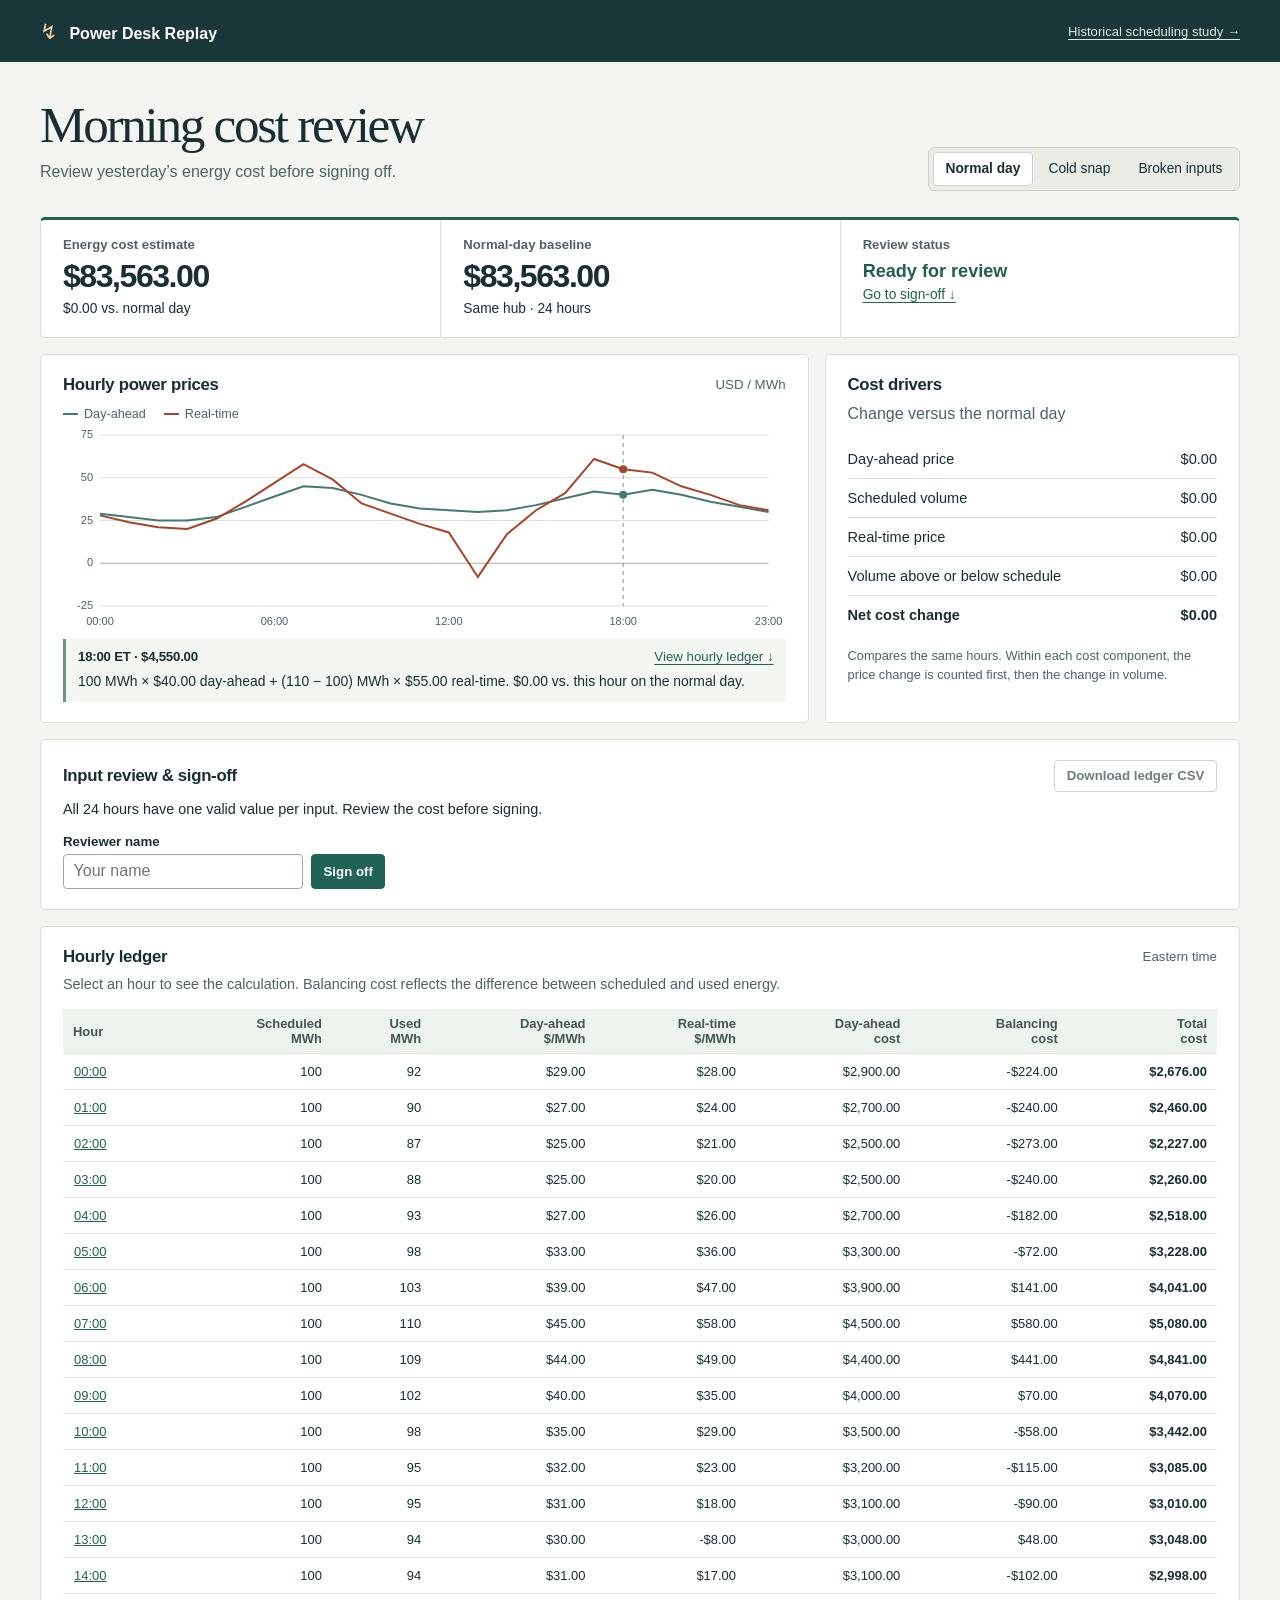
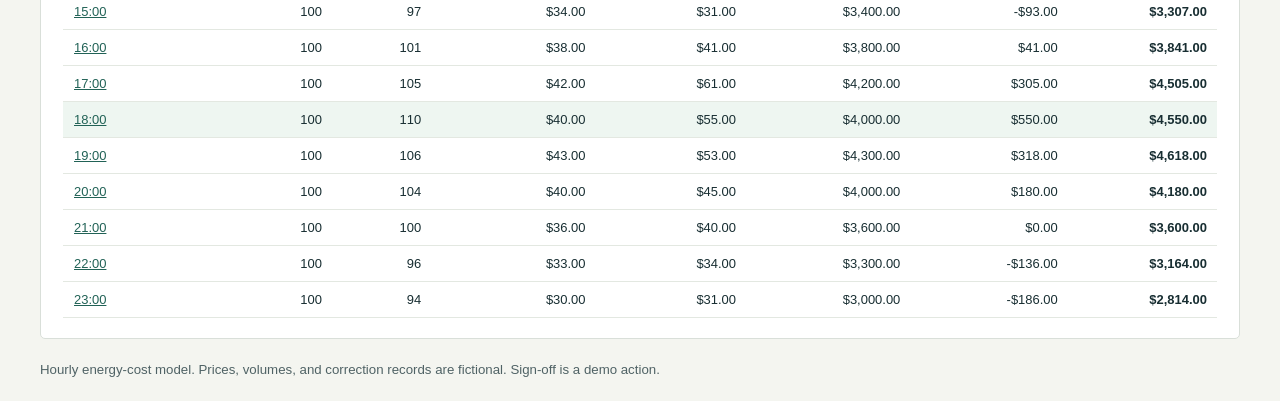
<file: index.html>
<!doctype html>
<html lang="en">
<head>
  <meta charset="utf-8">
  <meta name="viewport" content="width=device-width, initial-scale=1">
  <title>Power Desk Replay</title>
  <link rel="stylesheet" href="styles.css">
  <script defer src="model.js"></script>
  <script defer src="scenarios.js"></script>
  <script defer src="app.js"></script>
</head>
<body>
  <header class="masthead">
    <div class="wrap masthead-inner">
      <div><span class="mark" aria-hidden="true">↯</span> Power Desk Replay</div>
      <a class="market" href="study.html">Historical scheduling study →</a>
    </div>
  </header>
  <main class="wrap">
    <div class="page-heading">
      <div>
        <h1>Morning cost review</h1>
        <p>Review yesterday’s energy cost before signing off.</p>
      </div>
      <div class="scenarios" role="group" aria-label="Replay scenario">
        <button type="button" data-scenario="normal">Normal day</button>
        <button type="button" data-scenario="cold">Cold snap</button>
        <button type="button" data-scenario="broken">Broken inputs</button>
      </div>
    </div>
    <section class="overview" aria-label="Cost and review status">
      <div><h2>Energy cost estimate</h2><strong id="total"></strong><p id="variance"></p></div>
      <div><h2>Normal-day baseline</h2><strong id="baseline"></strong><p>Same hub · 24 hours</p></div>
      <div><h2>Review status</h2><p id="status" role="status"></p><a href="#review">Go to sign-off ↓</a></div>
    </section>
    <div class="analysis-grid">
      <section class="panel chart-panel">
        <div class="panel-title">
          <h2>Hourly power prices</h2>
          <span>USD / MWh</span>
        </div>
        <div class="legend"><span>Day-ahead</span><span>Real-time</span></div>
        <canvas id="price-chart" role="img" aria-label="Hourly day-ahead and real-time price chart. Prices are listed in the hourly ledger."></canvas>
        <div class="hour-review">
          <div class="panel-title"><h3 id="hour-title"></h3><a href="#ledger">View hourly ledger ↓</a></div>
          <p id="hour-detail"></p>
        </div>
      </section>
      <section class="panel drivers">
        <div class="panel-title"><h2>Cost drivers</h2></div>
        <p class="subtle">Change versus the normal day</p>
        <dl id="drivers"></dl>
        <p class="driver-foot" id="driver-note"></p>
      </section>
    </div>
    <section class="panel" id="review">
      <div class="panel-title"><h2>Input review &amp; sign-off</h2><button type="button" id="export" class="button outline" disabled>Download ledger CSV</button></div>
      <p id="review-summary"></p>
      <div id="issues"></div>
      <form id="sign-form">
        <label for="reviewer">Reviewer name</label>
        <div class="form-row"><input id="reviewer" required maxlength="60" autocomplete="off" placeholder="Your name"><button class="button primary" type="submit">Sign off</button></div>
      </form>
      <div id="review-log" hidden><h3>Review history</h3><ol id="events"></ol></div>
    </section>
    <section class="panel" id="ledger">
      <div class="panel-title"><h2>Hourly ledger</h2><span>Eastern time</span></div>
      <p class="subtle">Select an hour to see the calculation. Balancing cost reflects the difference between scheduled and used energy.</p>
      <div class="table-scroll" tabindex="0" role="region" aria-label="Scrollable hourly ledger">
        <table>
          <thead><tr><th scope="col">Hour</th><th scope="col">Scheduled<br>MWh</th><th scope="col">Used<br>MWh</th><th scope="col">Day-ahead<br>$/MWh</th><th scope="col">Real-time<br>$/MWh</th><th scope="col">Day-ahead<br>cost</th><th scope="col">Balancing<br>cost</th><th scope="col">Total<br>cost</th></tr></thead>
          <tbody id="hourly"></tbody>
        </table>
      </div>
    </section>
    <footer>Hourly energy-cost model. Prices, volumes, and correction records are fictional. Sign-off is a demo action.</footer>
  </main>
</body>
</html>
</file>
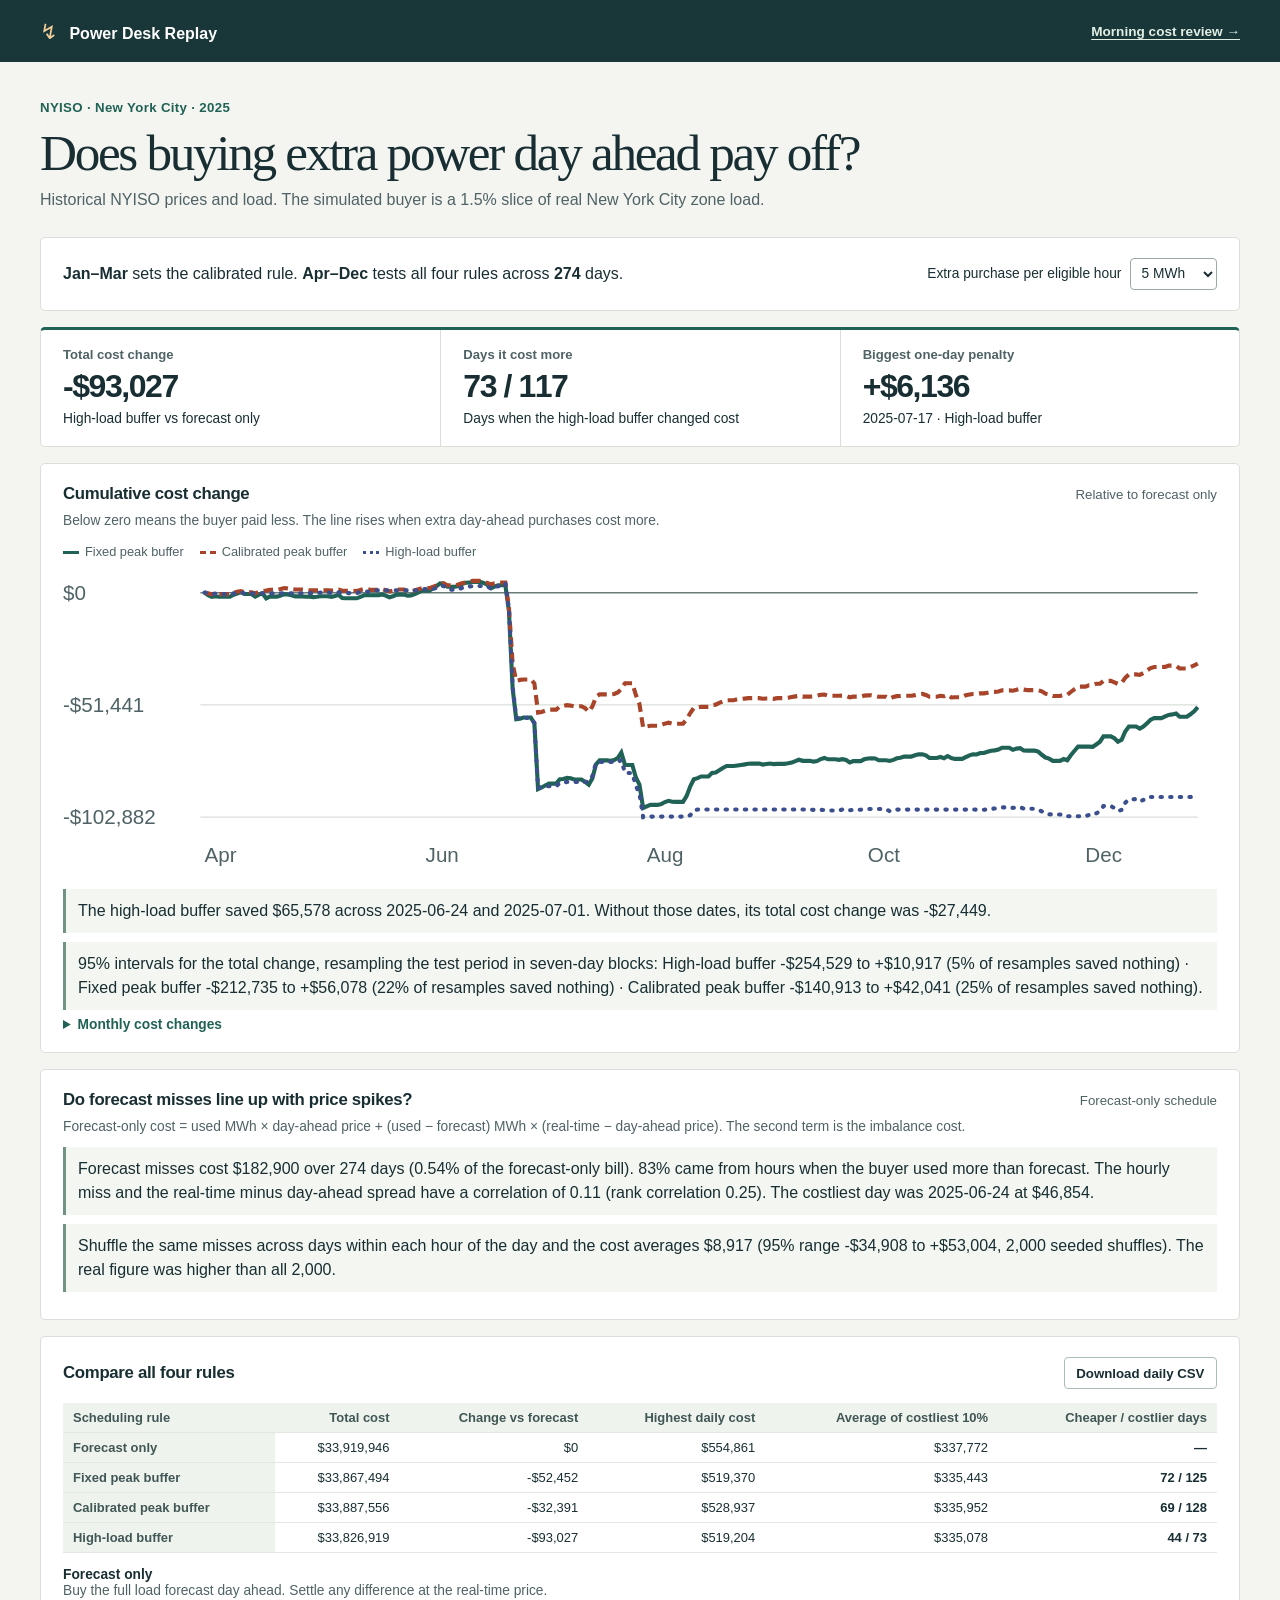
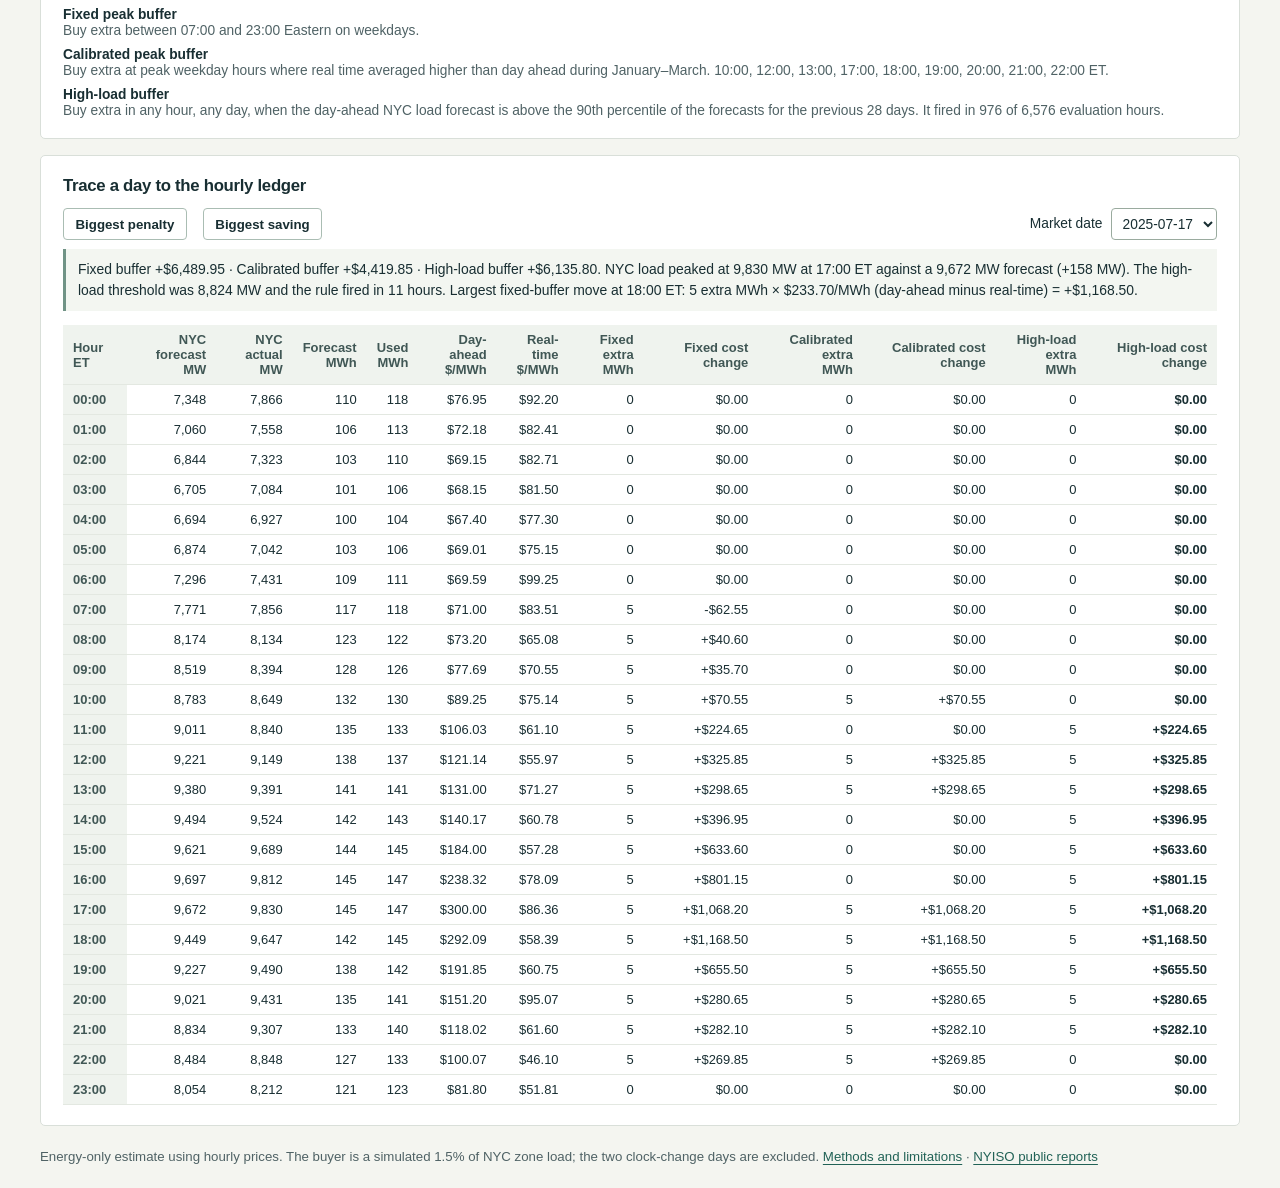
<file: study.html>
<!doctype html>
<html lang="en">
<head>
  <meta charset="utf-8">
  <meta name="viewport" content="width=device-width, initial-scale=1">
  <title>Day-ahead scheduling study | Power Desk Replay</title>
  <link rel="stylesheet" href="styles.css">
  <link rel="stylesheet" href="study.css">
  <script defer src="model.js"></script>
  <script defer src="study-model.js"></script>
  <script defer src="data/study-data.js"></script>
  <script defer src="study.js"></script>
</head>
<body class="study">
  <header class="masthead">
    <div class="wrap masthead-inner">
      <div><span class="mark" aria-hidden="true">↯</span> Power Desk Replay</div>
      <a href="index.html">Morning cost review →</a>
    </div>
  </header>
  <main class="wrap">
    <div class="page-heading">
      <div>
        <p class="market-label">NYISO · New York City · 2025</p>
        <h1>Does buying extra power day ahead pay off?</h1>
        <p>Historical NYISO prices and load. The simulated buyer is a 1.5% slice of real New York City zone load.</p>
      </div>
    </div>
    <section class="panel" id="data-needed">
      <h2>Prepare the historical data</h2>
      <p>Run <code>powershell -ExecutionPolicy Bypass -File download-study.ps1</code> with Node.js installed, then reload this page. The bundled data file is missing; the script downloads the official NYISO price, load and forecast archives and rebuilds it.</p>
      <p><a href="STUDY.md">Read the findings and methodology</a></p>
    </section>
    <div id="results" hidden>
      <section class="study-top panel" aria-label="Study controls">
        <p><strong>Jan–Mar</strong> sets the calibrated rule. <strong>Apr–Dec</strong> tests all four rules across <strong id="day-count"></strong> days.</p>
        <label>Extra purchase per eligible hour
          <select id="buffer"><option value="5">5 MWh</option><option value="10">10 MWh</option><option value="0">0 MWh</option></select>
        </label>
      </section>
      <section class="overview" aria-label="Fixed buffer results relative to forecast only" aria-live="polite">
        <div><h2>Total cost change</h2><strong id="net"></strong><p id="net-detail"></p></div>
        <div><h2>Days it cost more</h2><strong id="loss-days"></strong><p id="loss-detail"></p></div>
        <div><h2>Biggest one-day penalty</h2><strong id="penalty"></strong><p id="penalty-date"></p></div>
      </section>
      <section class="panel">
        <div class="panel-title"><h2>Cumulative cost change</h2><span>Relative to forecast only</span></div>
        <p class="subtle study-note">Below zero means the buyer paid less. The line rises when extra day-ahead purchases cost more.</p>
        <div class="study-legend"><span>Fixed peak buffer</span><span>Calibrated peak buffer</span><span>High-load buffer</span></div>
        <svg id="curve" viewBox="0 0 840 230" role="img" aria-label="Cumulative cost changes by rule. Monthly values are available below."></svg>
        <p class="hour-review" id="concentration"></p>
        <div id="uncertainty"></div>
        <details>
          <summary>Monthly cost changes</summary>
          <div class="table-scroll" tabindex="0" role="region" aria-label="Monthly cost changes">
            <table><thead><tr><th scope="col">Month</th><th scope="col">Fixed peak buffer</th><th scope="col">Calibrated peak buffer</th><th scope="col">High-load buffer</th></tr></thead><tbody id="months"></tbody></table>
          </div>
        </details>
      </section>
      <section class="panel" id="forecast-error">
        <div class="panel-title"><h2>Do forecast misses line up with price spikes?</h2><span>Forecast-only schedule</span></div>
        <p class="subtle study-note">Forecast-only cost = used MWh × day-ahead price + (used − forecast) MWh × (real-time − day-ahead price). The second term is the imbalance cost.</p>
        <p class="hour-review" id="imbalance"></p>
        <p class="hour-review" id="permutation"></p>
      </section>
      <section class="panel">
        <div class="panel-title"><h2>Compare all four rules</h2><button type="button" class="button outline" id="study-export">Download daily CSV</button></div>
        <div class="table-scroll" tabindex="0" role="region" aria-label="Policy scorecard">
          <table><thead><tr><th scope="col">Scheduling rule</th><th scope="col">Total cost</th><th scope="col">Change vs forecast</th><th scope="col">Highest daily cost</th><th scope="col">Average of costliest 10%</th><th scope="col">Cheaper / costlier days</th></tr></thead><tbody id="scorecard"></tbody></table>
        </div>
        <dl class="rule-list">
          <div><dt>Forecast only</dt><dd>Buy the full load forecast day ahead. Settle any difference at the real-time price.</dd></div>
          <div><dt>Fixed peak buffer</dt><dd>Buy extra between 07:00 and 23:00 Eastern on weekdays.</dd></div>
          <div><dt>Calibrated peak buffer</dt><dd>Buy extra at peak weekday hours where real time averaged higher than day ahead during January–March. <span id="calibrated-hours"></span></dd></div>
          <div><dt>High-load buffer</dt><dd>Buy extra in any hour, any day, when the day-ahead NYC load forecast is above the 90th percentile of the forecasts for the previous 28 days. It fired in <span id="high-load-hours"></span>.</dd></div>
        </dl>
      </section>
      <section class="panel" id="day-review">
        <div class="panel-title"><h2>Trace a day to the hourly ledger</h2></div>
        <div class="study-top">
          <div class="study-actions">
            <button type="button" id="worst" class="button outline">Biggest penalty</button>
            <button type="button" id="best" class="button outline">Biggest saving</button>
          </div>
          <label>Market date <select id="study-date"></select></label>
        </div>
        <p class="hour-review" id="day-note" aria-live="polite"></p>
        <div class="table-scroll" tabindex="0" role="region" aria-label="Hourly day-ahead costs and buffer effects">
          <table><thead><tr><th scope="col">Hour ET</th><th scope="col">NYC forecast<br>MW</th><th scope="col">NYC actual<br>MW</th><th scope="col">Forecast<br>MWh</th><th scope="col">Used<br>MWh</th><th scope="col">Day-ahead<br>$/MWh</th><th scope="col">Real-time<br>$/MWh</th><th scope="col">Fixed extra<br>MWh</th><th scope="col">Fixed cost change</th><th scope="col">Calibrated extra<br>MWh</th><th scope="col">Calibrated cost change</th><th scope="col">High-load extra<br>MWh</th><th scope="col">High-load cost change</th></tr></thead><tbody id="study-hours"></tbody></table>
        </div>
      </section>
      <footer>Energy-only estimate using hourly prices. The buyer is a simulated 1.5% of NYC zone load; the two clock-change days are excluded. <a href="STUDY.md">Methods and limitations</a> · <a href="https://mis.nyiso.com/public/">NYISO public reports</a></footer>
    </div>
  </main>
</body>
</html>
</file>
<file: styles.css>
:root {
  color-scheme: light;
  --ink: #182e32;
  --muted: #4f6265;
  --paper: #f4f5f0;
  --line: #d9dfd9;
  --accent: #a74429;
  --teal: #216256;
  font-family: "Segoe UI", sans-serif;
  color: var(--ink);
  background: var(--paper);
  font-synthesis: none;
}
* { box-sizing: border-box; }
body { margin: 0; }
button, input { font: inherit; }
button:not(:disabled) { cursor: pointer; }
:focus-visible { outline: 2px solid #9c422b; outline-offset: 3px; }
a { color: var(--teal); text-underline-offset: 3px; }
[hidden] { display: none !important; }
.wrap { width: min(1200px, calc(100% - 72px)); margin-inline: auto; }
.masthead { background: #193739; color: #fff; }
.masthead-inner, .page-heading, .panel-title { display: flex; align-items: center; justify-content: space-between; gap: 12px; }
.masthead-inner { min-height: 62px; font-weight: 650; }
.mark { display: inline-block; color: #f5cf9b; margin-right: 7px; font-size: 1.32rem; }
.market { color: #deebe2; font-size: .82rem; font-weight: 450; }
main { padding-top: 36px; }
.page-heading { align-items: end; margin-bottom: 26px; flex-wrap: wrap; }
h1 { font-family: Georgia, serif; font-size: clamp(2rem, 4vw, 3.25rem); font-weight: 500; letter-spacing: -.045em; margin: 0; line-height: 1.07; }
p { margin: .45rem 0; line-height: 1.5; }
.page-heading p, .subtle, .panel-title span, footer { color: var(--muted); }
.scenarios { display: flex; padding: 4px; border: 1px solid #cbd4cb; background: #e9ede6; border-radius: 6px; gap: 3px; }
.scenarios button { padding: .55rem .72rem; border: 1px solid transparent; background: transparent; color: var(--ink); border-radius: 4px; white-space: nowrap; font-size: .86rem; }
.scenarios button[aria-pressed="true"] { background: white; border-color: #cbd4cb; font-weight: 650; }
.overview { display: grid; grid-template-columns: repeat(3, 1fr); border: 1px solid var(--line); border-top: 3px solid var(--teal); background: #fff; border-radius: 5px; margin-bottom: 16px; }
.overview > div { padding: 17px 22px; min-width: 0; }
.overview > div + div { border-left: 1px solid var(--line); }
.overview h2 { font-size: .82rem; font-weight: 650; margin: 0 0 .38rem; color: var(--muted); }
.overview strong { font-size: clamp(1.4rem, 3vw, 2rem); letter-spacing: -.045em; font-variant-numeric: tabular-nums; }
.overview p, .overview a { font-size: .86rem; margin: .23rem 0 0; }
#status { font-size: 1.13rem; font-weight: 700; overflow-wrap: anywhere; }
.hold { color: #97351e; }
.cleared { color: #215e4f; }
.analysis-grid { display: grid; grid-template-columns: minmax(0, 1.85fr) minmax(0, 1fr); gap: 16px; }
.panel { min-width: 0; border: 1px solid var(--line); border-radius: 5px; background: #fff; padding: 20px 22px; margin-bottom: 16px; scroll-margin-top: 12px; }
.panel h2, .panel h3 { margin: 0; font-size: 1.05rem; letter-spacing: -.018em; }
.panel h3, .panel-title span, .panel-title a { font-size: .83rem; }
.legend { display: flex; gap: 18px; align-items: center; font-size: .79rem; color: var(--muted); margin-top: 12px; }
.legend span::before { content: ""; display: inline-block; width: 15px; border-top: 2px solid #437a72; vertical-align: middle; margin-right: 6px; }
.legend span:last-child::before { border-color: var(--accent); }
canvas { width: 100%; height: 205px; display: block; margin-top: 4px; cursor: crosshair; }
.hour-review { background: #f3f6f1; border-left: 3px solid #709386; padding: 10px 12px; margin-top: 9px; }
.hour-review p { margin-bottom: 0; font-size: .87rem; }
.drivers dl { margin: 14px 0 0; font-variant-numeric: tabular-nums; }
.drivers dl div { display: flex; justify-content: space-between; gap: 12px; padding: 11px 0; border-bottom: 1px solid var(--line); font-size: .91rem; }
.drivers dl div:last-child { font-weight: 750; border-bottom: 0; }
.drivers dd { margin: 0; white-space: nowrap; }
.driver-foot { font-size: .8rem; color: var(--muted); margin-top: 12px; }
#review-summary, #ledger > p { font-size: .9rem; }
.issue { border-left: 3px solid var(--accent); background: #faf2ed; margin: 12px 0; padding: 10px 12px; display: flex; align-items: center; justify-content: space-between; gap: 10px; flex-wrap: wrap; }
.issue p { margin: 0; font-size: .83rem; }
.button { padding: .47rem .72rem; border: 1px solid #aabdb3; border-radius: 4px; background: #fff; color: var(--ink); font-weight: 650; font-size: .83rem; }
.button:hover:not(:disabled) { background: #ebf3ec; }
.button.primary { background: #216256; color: white; border-color: #216256; }
.button.primary:hover:not(:disabled) { background: #164d43; }
.button:disabled, input:disabled { opacity: .62; }
form { margin-top: 14px; }
form label { display: block; font-size: .83rem; font-weight: 650; margin-bottom: 5px; }
.form-row { display: flex; flex-wrap: wrap; gap: 8px; }
input { width: min(240px, 100%); padding: .44rem .6rem; border: 1px solid #9aab9f; border-radius: 4px; color: var(--ink); }
#review-log { margin-top: 15px; }
#events { margin: 5px 0 0; padding-left: 20px; font-size: .85rem; line-height: 1.65; }
.table-scroll { overflow: auto; margin-top: 14px; }
table { width: 100%; min-width: 660px; border-collapse: collapse; font-size: .81rem; font-variant-numeric: tabular-nums; }
th, td { text-align: right; padding: 7px 10px; border-bottom: 1px solid #e3e8e1; }
th { background: #eff3ee; color: #405755; font-weight: 650; }
th:first-child, td:first-child { text-align: left; }
tbody tr:hover, tr.selected { background: #eef6f1; }
tr.blocked { color: #97351e; }
td button { border: none; background: transparent; padding: 3px 1px; color: var(--teal); text-decoration: underline; }
td:last-child { font-weight: 650; }
footer { font-size: .83rem; padding: 7px 0 24px; }
@media (max-width: 800px) {
  .wrap { width: calc(100% - 36px); }
  .analysis-grid { grid-template-columns: minmax(0, 1fr); gap: 0; }
}
@media (max-width: 480px) {
  .wrap { width: calc(100% - 24px); }
  main { padding-top: 23px; }
  .market { text-align: right; font-size: .73rem; }
  .overview { grid-template-columns: repeat(2, minmax(0, 1fr)); }
  .overview > div { padding: 12px; }
  .overview > div:last-child { grid-column: 1 / -1; border-left: 0; border-top: 1px solid var(--line); }
  .panel { padding: 15px 12px; }
}
</file>
<file: study.css>
:root { --slate: #3b4f8f; }
.study .masthead a { color: #e0eee4; font-size: .85rem; }
.study .page-heading { margin-bottom: 18px; }
.study .market-label { color: var(--teal); font-weight: 700; font-size: .83rem; letter-spacing: .025em; margin: 0 0 8px; }
.study-top, .study-actions, .study-legend { display: flex; flex-wrap: wrap; align-items: center; gap: 8px 16px; }
.study-top { justify-content: space-between; }
.study-top p { margin: 0; }
.study-top label, .study-note, .rule-list, .study summary { font-size: .86rem; }
.study select { font: inherit; padding: .4rem; border: 1px solid #9aab9f; border-radius: 4px; background: white; color: var(--ink); margin-left: 5px; }
.study-legend { color: var(--muted); font-size: .8rem; margin-top: 12px; }
.study-legend span::before { content: ""; display: inline-block; width: 16px; border-top: 3px solid var(--teal); vertical-align: middle; margin-right: 6px; }
.study-legend span:nth-child(2)::before { border-color: var(--accent); border-top-style: dashed; }
.study-legend span:nth-child(3)::before { border-color: var(--slate); border-top-style: dotted; }
#curve { display: block; width: 100%; height: auto; margin: 4px 0 10px; overflow: visible; }
#curve text { fill: var(--muted); font-family: inherit; font-size: 15px; }
.study summary { cursor: pointer; color: var(--teal); font-weight: 650; width: fit-content; }
.rule-list { display: grid; gap: 9px; margin: 14px 0 0; }
.rule-list dt { font-weight: 700; }
.rule-list dd { margin: 1px 0 0; color: var(--muted); }
#day-review .study-top { margin-top: 12px; }
#day-note { font-size: .87rem; }
@media (max-width: 480px) {
  .study .overview { grid-template-columns: 1fr; }
  .study .overview > div + div { border-left: 0; border-top: 1px solid var(--line); }
  #curve text { font-size: 25px; }
}
</file>
